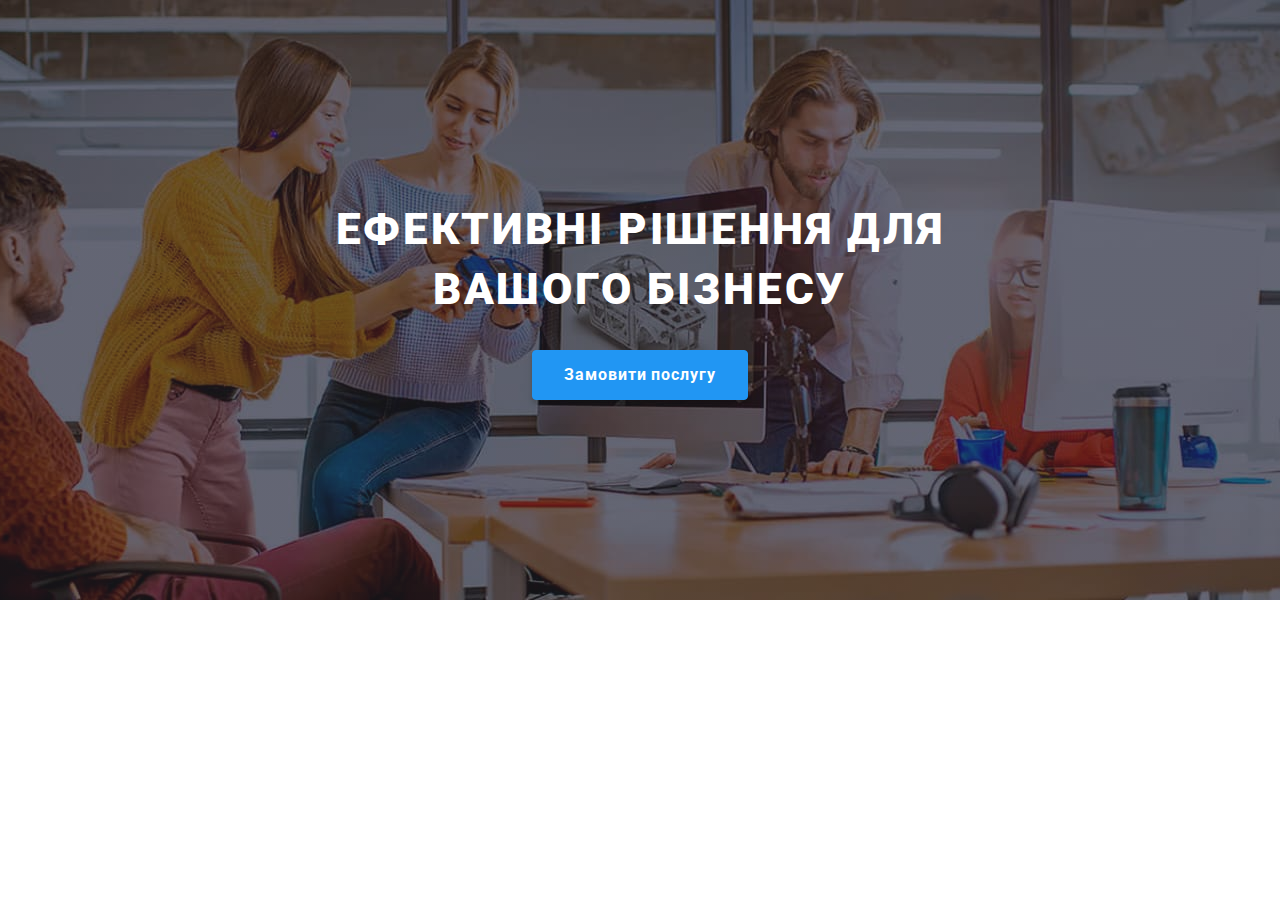
<file: index.html>
<!DOCTYPE html>
<html lang="uk">

<head>
  <meta charset="UTF-8" />
  <meta http-equiv="X-UA-Compatible" content="IE=edge" />
  <meta name="viewport" content="width=device-width, initial-scale=1.0" />
  <title>Document</title>
  <link rel="preconnect" href="https://fonts.googleapis.com" />
  <link rel="preconnect" href="https://fonts.gstatic.com" crossorigin />
  <link href="https://fonts.googleapis.com/css2?family=Raleway:wght@700&family=Roboto:wght@400;500;700;900&display=swap"
    rel="stylesheet" />
  <link rel="stylesheet" href="https://cdnjs.cloudflare.com/ajax/libs/modern-normalize/1.1.0/modern-normalize.min.css"
    integrity="sha512-wpPYUAdjBVSE4KJnH1VR1HeZfpl1ub8YT/NKx4PuQ5NmX2tKuGu6U/JRp5y+Y8XG2tV+wKQpNHVUX03MfMFn9Q=="
    crossorigin="anonymous" referrerpolicy="no-referrer" />
  <link rel="stylesheet" href="./css/main.min.css" />

</head>

<body>
  <header> 
  </header>

  <main>
    <!-- перша секцiя -->
    <section class="hero">
      <div class="container hero__container">
        <h1 class="hero__uptitle">
          Ефективні рішення для <br />
          вашого бізнесу
        </h1>
        <button class="hero__btn" type="button" data-modal-open>Замовити послугу</button>
      </div>
    </section> 
</main>

  <footer>
  </footer> 

  <div class="backdrop is-hidden" data-modal>
    <div class="franchise-modal">
      <button type="button" class="franchise-modal__close" data-modal-close>
        <svg class="modal-close-icon" width="20" height="20">
          <use href="./images/icons.svg#icon-close_modal"></use>
        </svg>
      </button>
      <h2 class="franchise-modal__title">Thank you for your interest in owning an Ice Cream shop</h2>
      <p class="franchise-modal__text">Due to the overwhelming volume of franchise requests we are not accepting new franchisee applications at this time. Once the application process resumes, we will contact you for further information. Please fill out the contact information below and we will reach out for additional information. We appreciate your patience.</p>

      <form class="franchise-modal__form">

          <input type="text" name="user-name" class="franchise-modal__input" placeholder="Name" required pattern="^[a-zA-Z]+\s[a-zA-Z]+$" title="Name Surname">
        
          <input type="tel" name="user-tel" class="franchise-modal__input" placeholder="Phone" required pattern="[\+]\d{3}\s[\(]\d{2}[\)]\s\d{3}[\-]\d{2}[\-]\d{2}" title="+380 (67) 111-11-11">
      
          <input type="email" name="user-email" class="franchise-modal__input" placeholder="Email">
      
          <textarea name="comment" id="comment" class="franchise-modal__comment" placeholder="Comment"></textarea>
        
        <button type="submit" class="franchise-modal__btn">Submit</button>
    </form>
  </div>
  <script src="./js/modal.js"></script>
  <script src="./js/menu.js"></script>
</body>

</html>
</file>
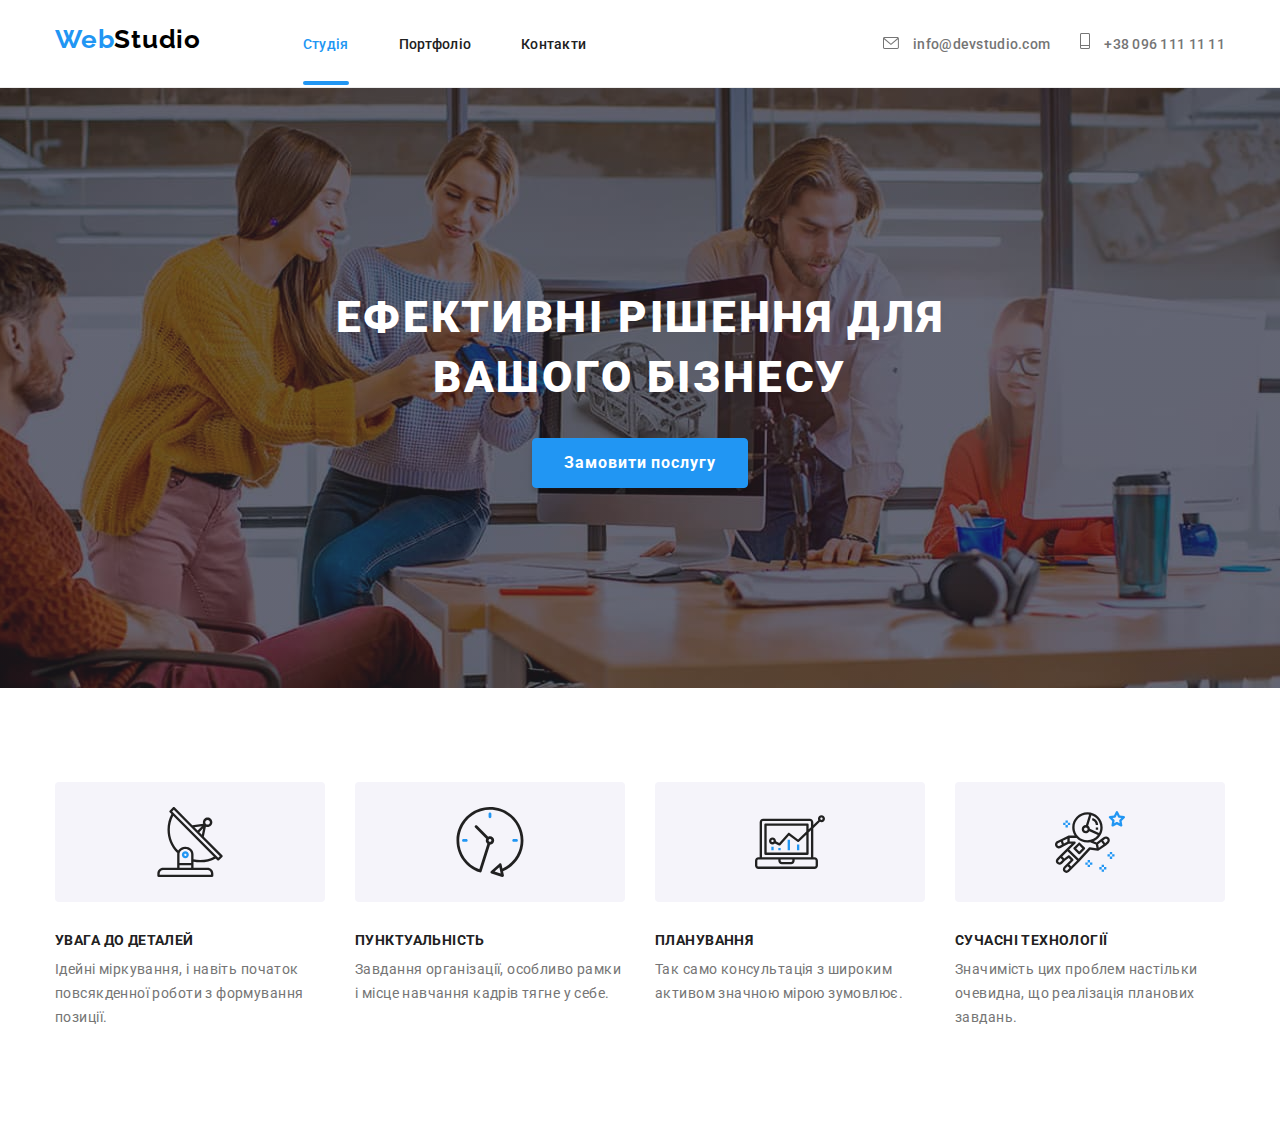
<file: modal.html>
<!DOCTYPE html>
<html lang="uk">
  <head>
    <meta charset="UTF-8" />
    <meta http-equiv="X-UA-Compatible" content="IE=edge" />
    <meta name="viewport" content="width=device-width, initial-scale=1.0" />
    <title>Document</title>
    <link rel="preconnect" href="https://fonts.googleapis.com" />
    <link rel="preconnect" href="https://fonts.gstatic.com" crossorigin />
    <link
      href="https://fonts.googleapis.com/css2?family=Raleway:wght@700&family=Roboto:wght@400;500;700;900&display=swap"
      rel="stylesheet"
    />
    <link
      rel="stylesheet"
      href="https://cdnjs.cloudflare.com/ajax/libs/modern-normalize/1.1.0/modern-normalize.min.css"
      integrity="sha512-wpPYUAdjBVSE4KJnH1VR1HeZfpl1ub8YT/NKx4PuQ5NmX2tKuGu6U/JRp5y+Y8XG2tV+wKQpNHVUX03MfMFn9Q=="
      crossorigin="anonymous"
      referrerpolicy="no-referrer"
    />
    <link rel="stylesheet" href="./css/styles.css" />
  </head>

  <body>
    <header class="page-header">
      <div class="container header__container">
        <a class="header-logo" href=""
          >Web<span class="header-logo-color">Studio</span></a
        >
        <nav class="nav">
          <ul class="header-nav">
            <li><a class="header-nav-link-accent" href="">Студія</a></li>
            <li>
              <a class="header-nav-link" href="./portfolio.html">Портфоліо</a>
            </li>
            <li><a class="header-nav-link" href="">Контакти</a></li>
          </ul>
        </nav>
        <ul class="contact">
          <li class="header-contact">
            <svg class="header-contact-icons" width="16" height="12">
              <use href="./images/icons.svg#icon-envelope-hover"></use>
            </svg>
            <a class="header-contact-link" href="mailto:info@devstudio.com"
              >info@devstudio.com
            </a>
          </li>
          <li class="header-contact">
            <svg class="header-contact-icons" width="10" height="16">
              <use href="./images/icons.svg#icon-Vector"></use>
            </svg>
            <a class="header-contact-link" href="tel:+380961111111"
              >+38 096 111 11 11
            </a>
          </li>
        </ul>
      </div>
    </header>

    <main>
      <!-- перша секцiя -->
      <section class="main">
        <div class="container">
          <h1 class="main-title">
            Ефективні рішення для <br />
            вашого бізнесу
          </h1>
          <button class="main-btn" type="button" data-modal-open>Замовити послугу</button>
        </div>
      </section>

      <!-- друга секцiя -->
      <section class="main-second">
        <div class="container">
          <h2 class="visually-hidden">Нашi переваги</h2>
          <ul class="advantage">
            <li class="advantage-list">
              <a class="advantage-list-link" href="#">
                <svg class="advantage-list-link-icon" width="70" height="70">
                  <use href="./images/icons.svg#icon-Vector2"></use>
                </svg>
              </a>
              <h3 class="advantage-title">УВАГА ДО ДЕТАЛЕЙ</h3>
              <p class="advantage-text">
                Ідейні міркування, і навіть початок повсякденної роботи з
                формування позиції.
              </p>
            </li>
            <li class="advantage-list">
              <a class="advantage-list-link" href="#">
                <svg class="advantage-list-link-icon" width="70" height="70">
                  <use href="./images/icons.svg#icon-clock"></use>
                </svg>
              </a>
              <h3 class="advantage-title">ПУНКТУАЛЬНІСТЬ</h3>
              <p class="advantage-text">
                Завдання організації, особливо рамки і місце навчання кадрів
                тягне у себе.
              </p>
            </li>
            <li class="advantage-list">
              <a class="advantage-list-link" href="#">
                <svg class="advantage-list-link-icon" width="70" height="70">
                  <use href="./images/icons.svg#icon-diagram"></use>
                </svg>
              </a>
              <h3 class="advantage-title">ПЛАНУВАННЯ</h3>
              <p class="advantage-text">
                Так само консультація з широким активом значною мірою зумовлює.
              </p>
            </li>
            <li class="advantage-list">
              <a class="advantage-list-link" href="#">
                <svg class="advantage-list-link-icon" width="70" height="70">
                  <use href="./images/icons.svg#icon-astronaut"></use>
                </svg>
              </a>
              <h3 class="advantage-title">СУЧАСНІ ТЕХНОЛОГІЇ</h3>
              <p class="advantage-text">
                Значимість цих проблем настільки очевидна, що реалізація
                планових завдань.
              </p>
            </li>
          </ul>
        </div>
      </section>
    <footer>
    </footer>
    <div class="backdrop is-hidden" data-modal>
      <div class="modal">
        <button type="button" class="modal-close" data-modal-close>
          <svg class="modal-close-icon" width="18" height="18">
            <use href="./images/icons.svg#icon-close_modal"></use>
          </svg>
        </button>
      </div>
    </div>
    <script src="./js/modal.js"></script>
  </body>
</html>
</file>
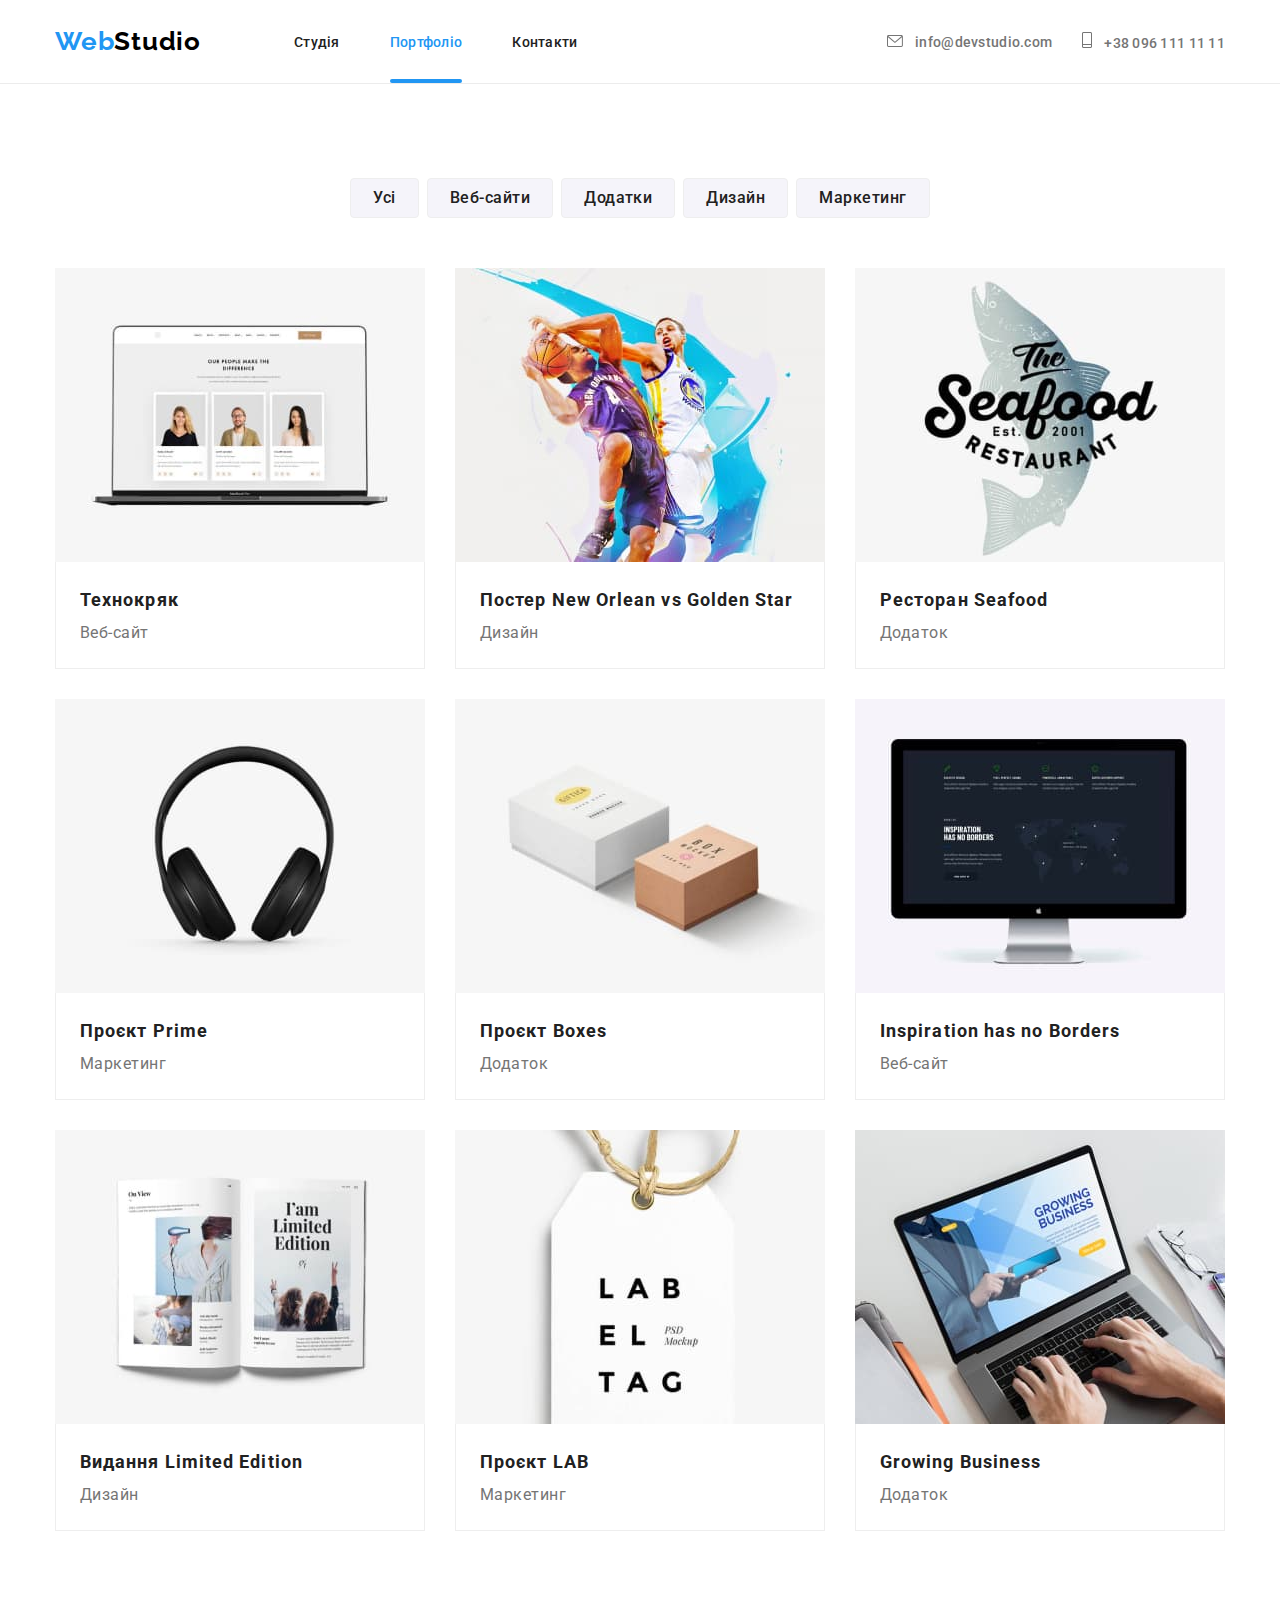
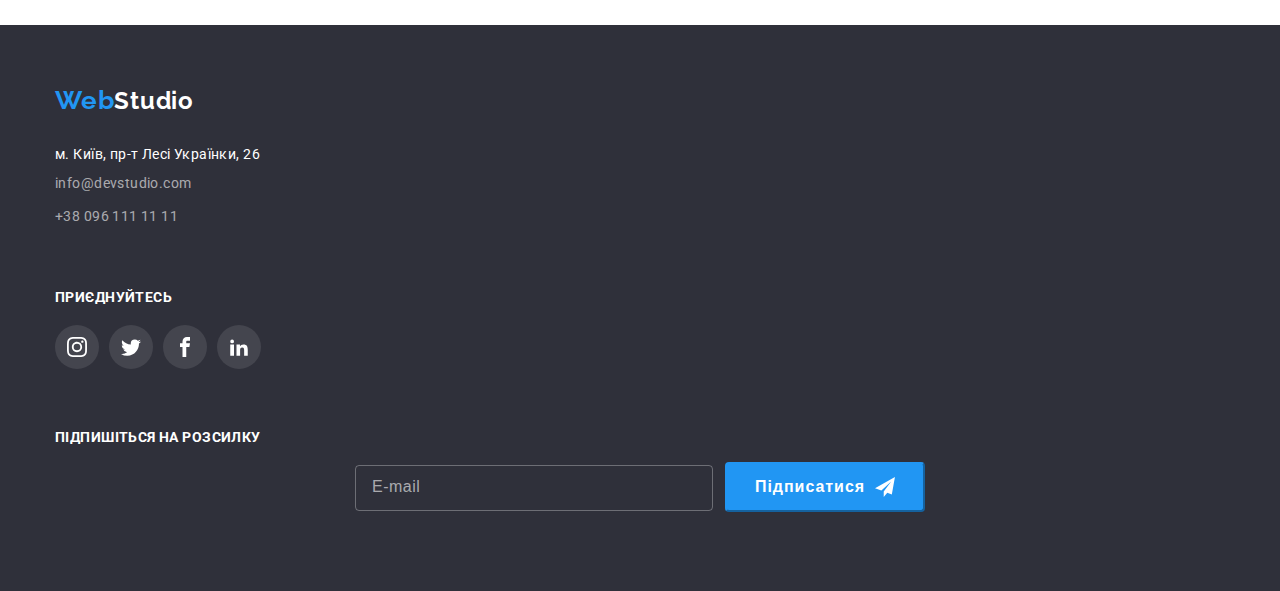
<file: portfolio.html>
<!DOCTYPE html>
<html lang="uk">

<head>
    <meta charset="UTF-8">
    <meta http-equiv="X-UA-Compatible" content="IE=edge">
    <meta name="viewport" content="width=device-width, initial-scale=1.0">
    <title>portfolio</title>
    <link rel="preconnect" href="https://fonts.googleapis.com">
    <link rel="preconnect" href="https://fonts.gstatic.com" crossorigin>
    <link href="https://fonts.googleapis.com/css2?family=Raleway:wght@700&family=Roboto:wght@400;500;700;900&display=swap" rel="stylesheet">
    <link rel="stylesheet" href="https://cdnjs.cloudflare.com/ajax/libs/modern-normalize/1.1.0/modern-normalize.min.css" 
    integrity="sha512-wpPYUAdjBVSE4KJnH1VR1HeZfpl1ub8YT/NKx4PuQ5NmX2tKuGu6U/JRp5y+Y8XG2tV+wKQpNHVUX03MfMFn9Q==" 
    crossorigin="anonymous" 
    referrerpolicy="no-referrer" 
    /> 
    <link rel="stylesheet" href="./css/main.min.css">

</head>

<body>
    <header class="header">
        <div class="container header__container">
        <a class="logo header__logo" href="">Web<span class="header__logo_color">Studio</span></a>
        <nav class="navigation header__navigation">
            <ul class="menu">
                <li class="menu__item"><a class="menu__link" href="./index.html">Студія</a></li>
                <li class="menu__accent"><a class="menu__link_accent" href="">Портфоліо</a></li>
                <li class="menu__item"><a class="menu__link" href="">Контакти</a></li>
              </ul>
            </nav>
            <ul class="contact">
              <li class="contact__list">
                <svg class="contact__icons" width="16" height="12">
                  <use href="./images/icons.svg#icon-envelope-hover"></use>
                </svg>
                <a class="contact__link" href="mailto:info@devstudio.com"
                  >info@devstudio.com
                </a>
              </li>
              <li class="contact__list">
                <svg class="contact__icons" width="10" height="16">
                  <use href="./images/icons.svg#icon-Vector"></use>
                </svg>
                <a class="contact__link" href="tel:+380961111111"
                  >+38 096 111 11 11
                </a>
              </li>
            </ul>
    </div>
    </header>
    
    <main>
        <section class="portfolio">
            <div class="container">
            <h1 class="visually-hidden">Нашi роботи</h1>
            <ul class="portfolio-btn">
                <li class="portfolio-btn-filter"><button class="main-btn-portfolio" type="button">Усі</button></li>
                <li class="portfolio-btn-filter"><button class="main-btn-portfolio" type="button">Веб-сайти</button></li>
                <li class="portfolio-btn-filter"><button class="main-btn-portfolio" type="button">Додатки</button></li>
                <li class="portfolio-btn-filter"><button class="main-btn-portfolio" type="button">Дизайн</button></li>
                <li class="portfolio-btn-filter"><button class="main-btn-portfolio" type="button">Маркетинг</button></li>
            </ul>
            <ul class="portfolio-work">
                <li class="card">
                    <a class="projects" href="">
                    <div class="portfolio-wrap">
                    <img class="portfolio-img" width="370" height="294" src="./images/projects/tehno.jpg" alt="Технокряк">
                    <p class="portfolio-text">Ресурс пропонує комплексні пропозиції з різним рівнем функціоналу та сервісів. Все це дозволить відвідувачу отримати вичерпні відомості про компанію чи приватну особу.</p>
                    </div>
                    <div class="card-wrapper">
                    <h2 class="main-work-tema">Технокряк</h2>
                    <p class="main-work-text">Веб-сайт</p>
                    </div>
                    </a>
                </li>
                <li class="card">
                    <a class="projects" href="">
                    <div class="portfolio-wrap">
                    <img class="portfolio-img" width="370" height="294" src="./images/projects/poster.jpg" alt="Постер">
                    <p class="portfolio-text">Ресурс пропонує комплексні пропозиції з різним рівнем функціоналу та сервісів. Все це дозволить відвідувачу отримати вичерпні відомості про компанію чи приватну особу.</p>
                    </div>
                    <div class="card-wrapper">
                    <h2 class="main-work-tema">Постер New Orlean vs Golden Star</h2>
                    <p class="main-work-text">Дизайн</p>
                    </div>
                    </a>
                </li>
                <li class="card">
                    <a class="projects" href="">
                      <div class="portfolio-wrap">
                      <img class="portfolio-img" width="370" height="294" src="./images/projects/seafood.jpg" alt="Риба">
                      <p class="portfolio-text">Ресурс пропонує комплексні пропозиції з різним рівнем функціоналу та сервісів. Все це дозволить відвідувачу отримати вичерпні відомості про компанію чи приватну особу.</p>
                    </div>
                    <div class="card-wrapper">
                    <h2 class="main-work-tema">Ресторан Seafood</h2>
                    <p class="main-work-text">Додаток</p>
                    </div>
                    </a>
                </li>
                <li class="card">
                    <a class="projects" href="">
                    <div class="portfolio-wrap">
                      <img class="portfolio-img" width="370" height="294" src="./images/projects/prime.jpg" alt="Просто">
                      <p class="portfolio-text">Ресурс пропонує комплексні пропозиції з різним рівнем функціоналу та сервісів. Все це дозволить відвідувачу отримати вичерпні відомості про компанію чи приватну особу.</p>
                    </div>
                    <div class="card-wrapper">
                    <h2 class="main-work-tema">Проєкт Prime</h2>
                    <p class="main-work-text">Маркетинг</p>
                    </div>
                    </a>
                </li>
                <li class="card">
                    <a class="projects" href="">
                    <div class="portfolio-wrap">
                      <img class="portfolio-img" width="370" height="294" src="./images/projects/boxes.jpg" alt="Коробка">
                      <p class="portfolio-text">Ресурс пропонує комплексні пропозиції з різним рівнем функціоналу та сервісів. Все це дозволить відвідувачу отримати вичерпні відомості про компанію чи приватну особу.</p>
                    </div>
                    <div class="card-wrapper">
                    <h2 class="main-work-tema">Проєкт Boxes</h2>
                    <p class="main-work-text">Додаток</p>
                    </div>
                    </a>
                </li>
                <li class="card">
                    <a class="projects" href="">
                    <div class="portfolio-wrap">
                      <img class="portfolio-img" width="370" height="294" src="./images/projects/borders.jpg" alt="Кордон">
                    <p class="portfolio-text">Ресурс пропонує комплексні пропозиції з різним рівнем функціоналу та сервісів. Все це дозволить відвідувачу отримати вичерпні відомості про компанію чи приватну особу.</p>
                    </div>
                    <div class="card-wrapper">
                    <h2 class="main-work-tema">Inspiration has no Borders</h2>
                    <p class="main-work-text">Веб-сайт</p>
                    </div>
                    </a>
                </li>
                <li class="card">
                    <a class="projects" href="">
                    <div class="portfolio-wrap">
                      <img class="portfolio-img" width="370" height="294" src="./images/projects/edition.jpg" alt="Видання">
                      <p class="portfolio-text">Ресурс пропонує комплексні пропозиції з різним рівнем функціоналу та сервісів. Все це дозволить відвідувачу отримати вичерпні відомості про компанію чи приватну особу.</p>
                    </div>
                    <div class="card-wrapper">
                    <h2 class="main-work-tema">Видання Limited Edition</h2>
                    <p class="main-work-text">Дизайн</p>
                    </div>
                    </a>
                </li>
                <li class="card">
                    <a class="projects" href="">
                    <div class="portfolio-wrap">
                      <img class="portfolio-img" width="370" height="294" src="./images/projects/label.jpg" alt="Етикетка">
                      <p class="portfolio-text">Ресурс пропонує комплексні пропозиції з різним рівнем функціоналу та сервісів. Все це дозволить відвідувачу отримати вичерпні відомості про компанію чи приватну особу.</p>
                    </div>
                    <div class="card-wrapper">
                    <h2 class="main-work-tema">Проєкт LAB</h2>
                    <p class="main-work-text">Маркетинг</p>
                    </div>
                    </a>
                </li>
                <li class="card">
                    <a class="projects" href="">
                    <div class="portfolio-wrap">
                      <img class="portfolio-img" width="370" height="294" src="./images/projects/business.jpg" alt="Бiзнес">
                    <p class="portfolio-text">Ресурс пропонує комплексні пропозиції з різним рівнем функціоналу та сервісів. Все це дозволить відвідувачу отримати вичерпні відомості про компанію чи приватну особу.</p>
                    </div>
                    <div class="card-wrapper">
                    <h2 class="main-work-tema">Growing Business</h2>
                    <p class="main-work-text">Додаток</p>
                    </div>
                </a>
                </li>
            </ul>
        </div>
        </section>
    </main>
    <footer class="footer">
      <div class="container">
        <div class="logo-and-address">
          <a class="footer-logo" href=""
            >Web<span class="footer-logo-color">Studio</span></a
          >
          <address>
            <ul class="footer-list">
              <li class="footer-list-list">
                <a
                  class="footer-address"
                  href="https://www.google.de/maps/place/%D0%B1%D1%83%D0%BB.+%D0%9B%D0%B5%D1%81%D0%B8+%D0%A3%D0%BA%D1%80%D0%B0%D0%B8%D0%BD%D0%BA%D0%B8,+26,+%D0%9A%D0%B8%D0%B5%D0%B2,+%D0%A3%D0%BA%D1%80%D0%B0%D0%B8%D0%BD%D0%B0,+02000/@50.4265841,30.5361971,17z/data=!3m1!4b1!4m5!3m4!1s0x40d4cf0e033ecbe9:0x57a4dffefec77da0!8m2!3d50.4265807!4d30.5383858?hl=ru"
                  >м. Київ, пр-т Лесі Українки, 26</a
                >
              </li>
              <li class="footer-list-list">
                <a class="footer-contact" href="mailto:info@devstudio.com"
                  >info@devstudio.com</a
                >
              </li>
              <li class="footer-list-tel">
                <a class="footer-contact" href="tel:+380961111111"
                  >+38 096 111 11 11</a
                >
              </li>
            </ul>
          </address>
        </div>

        <div class="footer-icons">
          <span class="footer-icons-title">ПРИЄДНУЙТЕСЬ</span>
          <ul class="footer-soc">
            <li class="footer-soc-list">
              <a class="footer-soc-list-link" href="#">
                <svg class="footer-soc-list-link-icon" width="20" height="20">
                  <use href="./images/icons.svg#icon-instagram"></use>
                </svg>
              </a>
            </li>
            <li class="footer-soc-list">
              <a class="footer-soc-list-link" href="#">
                <svg class="footer-soc-list-link-icon" width="20" height="20">
                  <use href="./images/icons.svg#icon-twitter"></use>
                </svg>
              </a>
            </li>
            <li class="footer-soc-list">
              <a class="footer-soc-list-link" href="#">
                <svg class="footer-soc-list-link-icon" width="20" height="20">
                  <use href="./images/icons.svg#icon-facebook"></use>
                </svg>
              </a>
            </li>
            <li class="footer-soc-list">
              <a class="footer-soc-list-link" href="#">
                <svg class="footer-soc-list-link-icon" width="20" height="20">
                  <use href="./images/icons.svg#icon-linkedin2"></use>
                </svg>
              </a>
            </li>
          </ul>
        </div>  
        
        <div class="footer-subscriptione">
          <p class="footer-subscriptione-title">ПІДПИШІТЬСЯ НА РОЗСИЛКУ</p>
            <form class="footer-subscriptione-wrapper">
              <input type="email" name="my-email" class="footer-input" placeholder="E-mail"> 
              <button type="submit" class="subscriptione-btm">Підписатися<svg class="subscriptione-icon" width="24" height="24">
                <use 
                href="./images/icons.svg#icon-telegram"></use>
              </svg> </button>
            </form>
        </div>
        
      </div>
    </footer>
</body>

</html>
</file>
<file: css/styles.css>
:root {
--color-change: #2196F3;
--color-title: #212121;
--color-text: #757575;
--color-background: #F5F5F5;
--color-background-footer: #2F303A;
--color-white: #FFFFFF;
--color-logo-second: #000000;
--color-background-team: #F5F4FA;
--color-border: #EEEEEE;
--color-border-header: #ECECEC;
--color-main: #2F303A66;
--color-icons: #AFB1B8;

}
h1,
h2,
h3,
h4,
h5,
h6,
p {
margin: 0;
}

ul {
list-style: none;
margin: 0;
padding: 0;
}

*{
margin: 0;
padding: 0;
list-style: 0;
box-sizing: border-box;
}

*  {
box-sizing: border-box;
}

body{
font-family: 'Roboto', sans-serif;
color: var(--color-background);
}

.ul {
list-style: none;
}

.container {
width: 1200px;
padding-left: 15px;
padding-right: 15px;
margin: 0 auto;
}

.button {
cursor: pointer;
}

.page-header a {
text-decoration: none;
padding-top: 32x;
padding-bottom: 32px;
position: relative;
}

.page-header {
background-color: var(--color-white);
border-bottom: 1px solid var(--color-border-header);
}

.header-logo {
font-family: 'Raleway', sans-serif;
font-weight: 700;
font-size: 26px;
line-height: 1.1923;
letter-spacing: 0.03em;
color: var(--color-change);
margin-right: 93px;
padding-top: 24px;
padding-bottom: 25px;
}

.header-logo-color {
font-family: 'Raleway', sans-serif;
font-weight: 700;
font-size: 26px;
line-height: 1.1923;
letter-spacing: 0.03em;
color: var(--color-logo-second);
}

.nav {
padding: 32px 0;
}

.header-nav {
list-style: none;
display: flex;
gap: 50px;
margin-right: 288px;
}

.contact {
display: flex;
align-items: center;
justify-content: center;
gap: 30px;
}

.header-contact-icons {
fill: var(--color-text);
margin-right: 10px;
transition: fill 250ms cubic-bezier(0.4, 0, 0.2, 1);
}

.header-contact:hover .header-contact-icons, 
.header-contact:focus .header-contact-icons {    
fill: var(--color-change);
}

.header-nav-link {
font-weight: 500;
font-size: 14px;
line-height: 1.1428;
letter-spacing: 0.02em;
color: var(--color-title);
transition: color 250ms cubic-bezier(0.4, 0, 0.2, 1);
}

.header-nav-link-accent {
font-weight: 500;
font-size: 14px;
line-height: 1.1428;
letter-spacing: 0.02em;
color: var(--color-change);
}

.header-accent {
position: relative;
}

.header-nav-link-accent::after {
content: "";
position: absolute;
width: 100%;
height: 4px;
background-color: var(--color-change);
border-radius: 2px;
display: inline-block;
bottom: -1px;
left: 0;
}

.header-nav-link:active,
.header-nav-link:hover,
.header-nav-link:focus,
.main-btn,
.main-btn-portfolio {
color: var(--color-change);
}

.header-contact-link {
font-weight: 500;
font-size: 14px;
line-height: 1.1428;
letter-spacing: 0.02em;
color: var(--color-text);
gap: 30px;
transition: color 250ms cubic-bezier(0.4, 0, 0.2, 1);
}

.header-contact-link:hover,
.header-contact-link:focus {
color: var(--color-change);
}

.page-header .container {
display: flex;
align-items: center;
justify-content: space-between;
}

.main {
max-width: 1600px;    
height: 600px;
background-image: linear-gradient(
rgba(47, 48, 58, 0.4),
rgba(47, 48, 58, 0.4)), 
url(../images/people.jpg);
background-color: var(--color-background-footer);
background-repeat: no-repeat;
background-position: center;
background-size: cover;
padding-top: 200px;
padding-bottom: 200px;
text-align: center;
}

.main-title {
font-weight: 900;
font-size: 44px;
line-height: 1.3636;
text-align: center;
letter-spacing: 0.06em;
text-transform: uppercase;
color: var(--color-white);
margin-bottom: 30px;
}

.main-btn {
font-family: inherit;
cursor: pointer;
width: 216px;
height: 50px;
background: var(--color-change);
box-shadow: 0px 4px 4px rgba(0, 0, 0, 0.15);
border-radius: 4px;
border: 1px solid var(--color-change);
font-weight: 700;
font-size: 16px;
line-height: 1.875;
display: flex;
align-items: center;
justify-content: center;
text-align: center;
letter-spacing: 0.06em;
color: var(--color-white);
margin: 0 auto;
transition: background-color 250ms cubic-bezier(0.4, 0, 0.2, 1), box-shadow 250ms cubic-bezier(0.4, 0, 0.2, 1);
}

.main-btn:hover,
.main-btn:focus {
    background-color: #188CE8;
    box-shadow: 0px 4px 4px rgba(0, 0, 0, 0.15);
}

.projects {
display: block;
text-decoration: none;
transition: box-shadow 250ms cubic-bezier(0.4, 0, 0.2, 1);
}

.projects:hover,
.projects:focus {
box-shadow: 0px 1px 1px rgba(0, 0, 0, 0.12), 0px 4px 4px rgba(0, 0, 0, 0.06), 1px 4px 6px rgba(0, 0, 0, 0.16);
}

.main-second {
padding-top: 94px;
padding-bottom: 94px;
}
.advantage {
display: flex;
justify-content: center;
gap: 30px;
}
.advantage-list {
flex-basis: calc((100% - 90px) / 4);
}

.advantage-list-link {
display: flex;
width: 270px;
height: 120px;
align-items: center;
justify-content: center;
background-color: var(--color-background-team);
border-radius: 4px;
background-position: center;
background-size: contain;
background-repeat: no-repeat;
margin-bottom: 30px;
}

.advantage-title {
font-size: 14px;
line-height: 1.1428;
letter-spacing: 0.03em;
text-transform: uppercase;
color: var(--color-title);
margin-bottom: 10px;
}
.advantage-text {
font-size: 14px;
line-height: 1.7142;
letter-spacing: 0.03em;
color: var(--color-text);
}
.main-third {
padding-top: 0px;
padding-bottom: 94px;
}
.main-img {
display: flex;
justify-content: center;
gap: 30px;
}
.main-work-title {
font-size: 36px;
line-height: 1.1666;
text-align: center;
letter-spacing: 0.03em;
color: var(--color-title);
margin-bottom: 50px;
}

.main-work-wrap {
    position: relative;
}

.main-third-work-text {
position: absolute;
display: flex;
bottom: 4px;
width: 100%;
height: 70px;
font-size: 14px;
line-height: 1.1428;
align-items: center;
justify-content: center;
letter-spacing: 0.03em;
text-transform: uppercase;
color: var(--color-white);
background-color: rgba(47, 48, 58, 0.8);
}

.main-fourth {
padding-top: 94px;
padding-bottom: 94px;
background-color: var(--color-background-team);
}
.main-team {
display: flex;
justify-content: center;
gap: 30px;  
}
.main-team-title {
font-size: 36px;
line-height: 1.1666;
text-align: center;
letter-spacing: 0.03em;
color: var(--color-title);
margin-bottom: 50px;
}
.main-team-img {
display: block;
}
.main-team-list {
font-weight: 500;
font-size: 16px;
line-height: 1.1875;
text-align: center;
letter-spacing: 0.03em;
color: var(--color-title);
margin-bottom: 10px;
}
.main-team-text {
font-size: 16px;
line-height: 1.1875;
text-align: center;
letter-spacing: 0.03em;
color: var(--color-text);
margin-bottom: 16px;
}

.soc {
display: flex;
justify-content: center;
gap: 10px;
}

.soc-list {
width: 44px;
height: 44px;
}

.soc-list-link {
width: 100%;
height: 100%;
background-color: var(--color-white);
border-radius: 50%;
display: flex;
align-items: center;
justify-content: center;
transition: background-color 250ms cubic-bezier(0.4, 0, 0.2, 1), color 250ms cubic-bezier(0.4, 0, 0.2, 1);
}

.soc-list-link:hover,
.soc-list-link:focus {
background-color: var(--color-change);
}
.soc-list-link:hover .soc-list-link-icon,
.soc-list-link:focus .soc-list-link-icon {
fill: var(--color-white); 
}

.soc-list-link-icon {
fill: var(--color-icons);
transition: fill 250ms cubic-bezier(0.4, 0, 0.2, 1);
}

.card-wrapper-main {
padding-top: 20px;
padding-right: 24px;
padding-bottom: 20px;
padding-left: 24px;
background-color: var(--color-white);
border: 1px solid;
border-color: var(--color-border); 
border-top: none;  
}
.main-work-tema {
font-size: 18px;
line-height: 2;
letter-spacing: 0.06em;
color: var(--color-title);
}
.main-work-text {
font-size: 16px;
line-height: 1.875;
letter-spacing: 0.03em;
color: var(--color-text);
}

.team-card {
box-shadow: 0px 1px 3px rgba(0, 0, 0, 0.12), 0px 1px 1px rgba(0, 0, 0, 0.14), 0px 2px 1px rgba(0, 0, 0, 0.2);
border-radius: 0px 0px 4px 4px;
}

.main-fifth {
padding-top: 94px;
padding-bottom: 94px;
background-color: var();
}
.klient {
display: flex;
justify-content: center;
gap: 30px;  
}

.klient-list {
width: 170px;
height: 92px;
}

.klient-title {
font-size: 36px;
line-height: 1.1666;
text-align: center;
letter-spacing: 0.03em;
color: var(--color-title);
margin-bottom: 50px;
}

.klient-list-link {
display: flex;
align-items: center;
justify-content: center;
width: 100%;
height: 100%;
fill: var(--color-icons);
border: 1px solid;
border-color: var(--color-icons);
border-radius: 4px;
transition: border 250ms cubic-bezier(0.4, 0, 0.2, 1), fill 250ms cubic-bezier(0.4, 0, 0.2, 1);
}

.klient-list-link:hover,
.klient-list-link:focus {
border-color: var(--color-change);
fill: var(--color-change);
}

.klient-list-link-icon:hover,
.klient-list-link-icon:focus {
border-color: var(--color-change);
fill: var(--color-change);
}

.portfolio {
padding-top: 94px;
padding-bottom: 94px;
background-color: var(--color-white);
}
.visually-hidden { 
position: absolute; 
width: 1px; 
height: 1px; 
margin: -1px; 
border: 0; 
padding: 0; 
white-space: nowrap; 
clip-path: inset(100%); 
clip: rect(0 0 0 0); 
overflow: hidden; 
}
.portfolio-btn {
list-style: none;
display: flex;
justify-content: center;
align-items: center;
gap: 8px;
margin-bottom: 50px;
transition: box-shadow 250ms cubic-bezier(0.4, 0, 0.2, 1);
}
.main-btn-portfolio {
cursor: pointer;
font-family: inherit;
font-weight: 500;
font-size: 16px;
line-height: 1.625;
text-align: center;
letter-spacing: 0.03em;
color: var(--color-title);
border: 1px solid;
border-color: var(--color-border); 
background-color: var(--color-background-team);
border-radius: 4px;
padding: 6px 22px;
transition: color 250ms cubic-bezier(0.4, 0, 0.2, 1), background-color 250ms cubic-bezier(0.4, 0, 0.2, 1), border-color 250ms cubic-bezier(0.4, 0, 0.2, 1);
}

.main-btn-portfolio:hover,
.main-btn-portfolio:focus { 
color: var(--color-white);
background-color: var(--color-change);
border-color: var(--color-change);
box-shadow: 0px 3px 1px rgba(0, 0, 0, 0.1), 0px 1px 2px rgba(0, 0, 0, 0.08), 0px 2px 2px rgba(0, 0, 0, 0.12);
}
.portfolio-img {
display: block;
}

.portfolio-work {
display: flex;
justify-content: center;
flex-wrap: wrap;
gap: 30px;  
}

.card {
position: relative;
}

.projects:hover .portfolio-text,
.projects:focus .portfolio-text {
transform: translateY(0);
}

.card-wrapper {
padding-top: 20px;
padding-right: 24px;
padding-bottom: 20px;
padding-left: 24px;
background-color: var(--color-white);
border: 1px solid;
border-color: var(--color-border);
border-top: none;
}

.portfolio-wrap {
position: relative;
overflow: hidden;
}

.portfolio-text {
position: absolute;
top: 0;
background-color: rgba(33, 150, 243, 0.9);
color: var(--color-white);
font-weight: 400;
font-size: 18px;
line-height: 1.5556;
padding: 63px 24px;
height: 100%;
transform: translateY(100%);
transition: transform 250ms cubic-bezier(0.4, 0, 0.2, 1);
}

.footer {
background-color: var(--color-background-footer);
padding-top: 60px;
padding-bottom: 60px;
}
.footer a{
text-decoration: none;
}

.footer .container {
display: flex;
flex-wrap: wrap;
align-items: baseline;
justify-content: space-between;
}

.footer-list {
display: flex;
flex-wrap: wrap;
flex-direction: column;
}
.footer-list-list {
margin-bottom: 9px;
}
.footer-logo {
font-family: 'Raleway', sans-serif;
font-weight: 700;
font-size: 26px;
line-height: 1.1923;
letter-spacing: 0.03em;
color: var(--color-change);
margin-bottom: 20px;
}

.footer-logo-color {
font-family: 'Raleway', sans-serif;
font-weight: 700;
font-size: 26px;
line-height: 1.1923;
letter-spacing: 0.03em;
color: var(--color-white);
}
.footer-address {
font-style: normal;
font-size: 14px;
line-height: 1.7142;
letter-spacing: 0.03em;
color: var(--color-white);
margin-bottom: 9px;
transition: color 250ms cubic-bezier(0.4, 0, 0.2, 1)
}
.footer-contact {
font-style: normal;
font-size: 14px;
line-height: 1.7142;
letter-spacing: 0.03em;
color: rgba(255, 255, 255, 0.6);
margin-bottom: 9px;
transition: color 250ms cubic-bezier(0.4, 0, 0.2, 1);
}
.footer-contact:hover,
.footer-contact:focus,
.footer-address:hover,
.footer-address:focus {
color: var(--color-change);
}

.logo-and-address {
display: flex; 
flex-direction: column;
align-items: baseline;
width: 231px;
}

.footer-icons {
display: flex; 
flex-direction: column;
align-items: baseline;
width: 206px;
}

.footer-soc {
display: flex;
justify-content: center;
gap: 10px;
}

.footer-icons-title {
font-style: normal;
font-weight: 700;
font-size: 14px;
line-height: 1.1428;
letter-spacing: 0.03em;
text-transform: uppercase;
color: var(--color-white);
margin-bottom: 20px;
}

.footer-soc-list {
width: 44px;
height: 44px;
}

.footer-soc-list-link {
width: 100%;
height: 100%;
background: rgba(255, 255, 255, 0.1);
border-radius: 50%;
display: flex;
align-items: center;
justify-content: center;
transition: background-color 250ms cubic-bezier(0.4, 0, 0.2, 1);
}

.footer-soc-list-link:hover,
.footer-soc-list-link:focus {
background-color: var(--color-change);
}

.footer-soc-list-link-icon {
fill: var(--color-white);
}

.footer-subscriptione-title {
font-weight: 700;
font-size: 14px;
line-height: 1.1428;
letter-spacing: 0.03em;
text-transform: uppercase;
color: var(--color-white);
margin-bottom: 20px;
}

.footer-subscriptione-wrapper {
display: flex;
align-items: center;
justify-content: center;
gap: 12px;
}

.footer-input {
width: 358px;
height: 50px;
border-radius: 4px;
border: 1px solid rgba(255, 255, 255, 0.3);
background-color: transparent;
font-size: 12px;
line-height: 1.1667;
letter-spacing: 0.01em;
color: var(--color-white);
padding-top: 15px;
padding-bottom: 15px;
padding-left: 16px;
cursor: pointer;
outline: transparent;
transition: border-color 250px cubic-bezier(0.4, 0, 0.2, 1);
} 

.footer-input:focus {
    border-color: var(--color-change);
}

.footer-input::placeholder {
font-weight: 400;
font-size: 16px;
line-height: 1.25;
letter-spacing: 0.03em;
color: rgba(255, 255, 255, 0.6);
}

.subscriptione-btm {
    display: flex;
    cursor: pointer;
    align-items: center;
    justify-content: center;
    width: 200px;
    height: 50px;
    font-weight: 700;
    font-size: 16px;
    line-height: 1.875;
    letter-spacing: 0.06em;
    color: var(--color-white);
    background-color: var(--color-change);
    border-radius: 4px;
    border-color: var(--color-change);
    padding: 10px 28px;
    transition: background-color 250ms cubic-bezier(0.4, 0, 0.2, 1), box-shadow 250ms cubic-bezier(0.4, 0, 0.2, 1);
}

.subscriptione-btm:hover,
.subscriptione-btm:focus {
background-color: #188CE8; 
box-shadow: 0px 4px 4px rgba(0, 0, 0, 0.15);
}

.subscriptione-icon {
fill: var(--color-white);
margin-left: 10px;
}

.backdrop {
position: fixed;
top: 0;
width: 100%;
height: 100%;
background-color: rgba(0, 0, 0, 0.2);
transition: opacity 250ms cubic-bezier(0.4, 0, 0.2, 1), visibility 250ms cubic-bezier(0.4, 0, 0.2, 1);
}

.modal {
position: absolute;
width: 528px;
background-color: var(--color-white);
border-radius: 4px;
top: 50%;
left: 50%;
transform: translate(-50%, -50%) scale(1);
transition: transform 250ms cubic-bezier(0.4, 0, 0.2, 1);
padding: 40px;
}

.modal-form {
display: flex;
flex-direction: column;
}

.modal-form label {
margin-bottom: 4px;
}

.backdrop.is-hidden .modal {
transform: translate(-50%, -50%) scale(0);
}

.modal-close {
position: absolute;
top: 8px;
right: 8px;
width: 30px;
height: 30px;
border: 1px solid rgba(0, 0, 0, 0.1);
border-radius: 50%;
background-color: transparent;
display: flex;
align-items: center;
justify-content: center;
cursor: pointer;
transition: fill 250ms cubic-bezier(0.4, 0, 0.2, 1);
}

.modal-close:hover,
.modal-close:focus {
fill: var(--color-change);
} 

.is-hidden {
opacity: 0;
visibility: hidden;
pointer-events: none;
}

.input-wrapper {
position: relative;
margin-bottom: 10px;
}

.modal-title {
font-weight: 700;
font-size: 20px;
line-height: 1.15;
text-align: center;
letter-spacing: 0.03em;
color: var(--color-title);
margin-bottom: 12px;
}

.modal-input {
width: 100%;
height: 40px;
border-radius: 4px;
border: 1px solid rgba(33, 33, 33, 0.2);
background-color: transparent;
font-size: 12px;
line-height: 1.1667;
letter-spacing: 0.01em;
color: var(--color-logo-second);
padding-top: 11px;
padding-bottom: 11px;
padding-left: 42px;
margin-top: 4px;
cursor: pointer;
outline: transparent;
transition: border-color 250ms cubic-bezier(0.4, 0, 0.2, 1), fill 250ms cubic-bezier(0.4, 0, 0.2, 1);
} 

.modal-input:focus,
.comment-text:focus {
border-color: var(--color-change);
}

.modal-input:focus + .modal-icon {
fill: #2196F3;
}

textarea {
resize: none;
padding: 12px 16px;
outline: transparent;
margin-top: 4px;
}

.comment-text {
font-size: 12px;
line-height: 1.1667;
letter-spacing: 0.01em;
color: var(--color-logo-second);
width: 100%;
height: 120px;
border: 1px solid rgba(33, 33, 33, 0.2);
border-radius: 4px;
background-color: transparent;
}

.comment-text::placeholder {
font-weight: 400;
font-size: 12px;
line-height: 1.1667;
letter-spacing: 0.01em;
color: rgba(117, 117, 117, 0.5);
}

.modal-icon {
position: absolute;
left: 0;
top: 50%;
transform: translateY(-50%);
margin: 11px 12px;
}

.label {
font-weight: 400;
font-size: 12px;
line-height: 1.1667;
letter-spacing: 0.01em;
color: var(--color-text);
}

.modal-field {
    margin-bottom: 30px;
}

.modal-check {
    position: absolute;
}

.check-text {
font-size: 14px;
line-height: 1.7143;
letter-spacing: 0.03em;
color: var(--color-text);
display: flex;
align-items: center;
margin-bottom: 30px;
}

.check-text span {
width: 16px;
height: 15px;
border: 2px solid var(--color-title);
border-radius: 2px;
margin-left: 12px;
margin-right: 14px;
display: flex;
align-items: center;
justify-content: center;
fill: transparent;

}

.check-link {
display: block;
font-size: 14px;
line-height: 1.7143;
letter-spacing: 0.03em;
color: var(--color-change);
margin-left: 4px;
}

.modal-check:checked + .check-text span {
background-color: #2196F3;
border: none;
fill: var(--color-white);
}

.send-btm {
display: flex;
cursor: pointer;
align-items: center;
justify-content: center;
width: 200px;
height: 50px;
font-weight: 700;
font-size: 16px;
line-height: 1.875;
color: var(--color-white);
background-color: var(--color-change);
border-radius: 4px;
border-color: var(--color-change);
margin-right: 124px;
margin-left: 124px;
transition: background-color 250ms cubic-bezier(0.4, 0, 0.2, 1), box-shadow 250ms cubic-bezier(0.4, 0, 0.2, 1);
}

.send-btm:hover,
.send-btm:focus {
background-color: #188CE8;
box-shadow: 0px 4px 4px rgba(0, 0, 0, 0.15);
}

/*.check-text::before {
    content: "";
    width: 16px;
    height: 15px;
    border: 2px solid var(--color-change);
    border-radius: 2px;
    margin-right: 14px;
}

.modal-check:checked + .check-text::before {
    background-color: #2196F3;
    border: none;
    background-image: url(../images/vector.svg);
    background-position: center;
    background-repeat: no-repeat;
}/*
</file>
<file: css/main.min.css>
:root{--color-change: #2196F3;--color-title: #212121;--color-text: #757575;--color-background: #F5F5F5;--color-background-footer: #2F303A;--color-white: #FFFFFF;--color-logo-second: #000000;--color-background-team: #F5F4FA;--color-border: #EEEEEE;--color-border-header: #ECECEC;--color-main: #2F303A66;--color-icons: #AFB1B8;--gradient: linear-gradient( rgba(47, 48, 58, 0.4), rgba(47, 48, 58, 0.4))}.visually-hidden{position:absolute;width:1px;height:1px;margin:-1px;border:0;padding:0;white-space:nowrap;-webkit-clip-path:inset(100%);clip-path:inset(100%);clip:rect(0 0 0 0);overflow:hidden}h1,h2,h3,h4,h5,h6,p{margin:0}ul{list-style:none;margin:0;padding:0}*{margin:0;padding:0;list-style:0;-webkit-box-sizing:border-box;box-sizing:border-box}*{-webkit-box-sizing:border-box;box-sizing:border-box}body{font-family:"Roboto",sans-serif;color:var(--color-background)}.ul{list-style:none}.button{cursor:pointer}.no-scroll{overflow:hidden}.container{width:100%;padding-left:15px;padding-right:15px;margin:0 auto}@media screen and (min-width: 480px){.container{max-width:480px}}@media screen and (min-width: 768px){.container{max-width:768px}}@media screen and (min-width: 1200px){.container{max-width:1200px}}.backdrop{position:fixed;top:0;width:100%;height:100%;background-color:rgba(0,0,0,.2)}.is-hidden{opacity:0;visibility:hidden;pointer-events:none}.franchise-modal{position:absolute;max-width:280px;width:100%;height:674px;max-height:90vh;overflow-y:scroll;background-color:#fcfcfc;border-radius:10px;border:2px solid #f8d24e;top:50%;left:50%;-webkit-transform:translate(-50%, -50%) scale(1);transform:translate(-50%, -50%) scale(1);padding:28px 30px 28px 28px}@media screen and (min-width: 768px){.franchise-modal{max-width:568px;height:668px;padding:32px 60px}}@media screen and (max-width: 480px){.franchise-modal{max-width:280px}}.franchise-modal__form{display:-webkit-box;display:-ms-flexbox;display:flex;-webkit-box-orient:vertical;-webkit-box-direction:normal;-ms-flex-direction:column;flex-direction:column}.franchise-modal__close{position:absolute;top:12px;right:12px;width:20px;height:20px;border:rgba(0,0,0,0);background-color:rgba(0,0,0,0);display:-webkit-box;display:-ms-flexbox;display:flex;-webkit-box-align:center;-ms-flex-align:center;align-items:center;-webkit-box-pack:center;-ms-flex-pack:center;justify-content:center;cursor:pointer}.franchise-modal__title{font-weight:400;font-size:16px;line-height:1.5;text-align:center;color:#131313;margin-bottom:20px}@media screen and (min-width: 768px){.franchise-modal__title{font-size:20px;line-height:1.4;margin-bottom:24px}}.franchise-modal__text{font-weight:400;font-size:14px;line-height:1.4;color:#131313;margin-bottom:24px}@media screen and (min-width: 768px){.franchise-modal__text{font-size:16px;margin-bottom:32px}}.franchise-modal__input{max-width:224px;width:100%;height:32px;border-radius:10px;border:1px solid #84a178;background:rgba(248,210,78,.1);padding:8px 12px 7px 12px;cursor:pointer;margin:0 auto;margin-bottom:12px}.franchise-modal__input::-webkit-input-placeholder{font-weight:400;font-size:12px;line-height:1.4;color:#131313}.franchise-modal__input::-moz-placeholder{font-weight:400;font-size:12px;line-height:1.4;color:#131313}.franchise-modal__input:-ms-input-placeholder{font-weight:400;font-size:12px;line-height:1.4;color:#131313}.franchise-modal__input::-ms-input-placeholder{font-weight:400;font-size:12px;line-height:1.4;color:#131313}.franchise-modal__input::placeholder{font-weight:400;font-size:12px;line-height:1.4;color:#131313}@media screen and (min-width: 768px){.franchise-modal__input{max-width:368px;height:42px;margin-bottom:16px}}textarea{resize:none;padding:12px;outline:rgba(0,0,0,0)}.franchise-modal__comment{max-width:224px;width:100%;height:64px;font-size:12px;line-height:1.4;color:#131313;background:rgba(248,210,78,.1);border:1px solid #84a178;border-radius:10px;margin:0 auto;margin-bottom:24px}@media screen and (min-width: 768px){.franchise-modal__comment{min-width:368px;height:84px;margin-bottom:32px}}.franchise-modal__comment::-webkit-input-placeholder{font-size:12px;line-height:1.4;color:#131313}.franchise-modal__comment::-moz-placeholder{font-size:12px;line-height:1.4;color:#131313}.franchise-modal__comment:-ms-input-placeholder{font-size:12px;line-height:1.4;color:#131313}.franchise-modal__comment::-ms-input-placeholder{font-size:12px;line-height:1.4;color:#131313}.franchise-modal__comment::placeholder{font-size:12px;line-height:1.4;color:#131313}.franchise-modal__btn{font-weight:600;font-size:12px;line-height:1.25;display:-webkit-box;display:-ms-flexbox;display:flex;-webkit-box-align:center;-ms-flex-align:center;align-items:center;text-align:center;color:#131313;cursor:pointer;-webkit-box-pack:center;-ms-flex-pack:center;justify-content:center;max-width:114px;width:100%;height:42px;background:#f8d24e;border-radius:10px;border:rgba(0,0,0,0);margin:0 auto}@media screen and (min-width: 768px){.franchise-modal__btn{font-size:14px;line-height:1.2142857143;max-width:121px}}.header{background-color:var(--color-white);border-bottom:1px solid var(--color-border-header)}.header__container{display:-webkit-box;display:-ms-flexbox;display:flex;-webkit-box-align:center;-ms-flex-align:center;align-items:center;-webkit-box-pack:justify;-ms-flex-pack:justify;justify-content:space-between}@media screen and (min-width: 768px){.header__container{-webkit-box-align:center;-ms-flex-align:center;align-items:center;-webkit-box-pack:justify;-ms-flex-pack:justify;justify-content:space-between;width:100%;margin:0 auto}}.header__logo{font-family:"Raleway",sans-serif;font-weight:700;font-size:26px;line-height:1.1923;letter-spacing:.03em;color:var(--color-change);padding-top:24px;padding-bottom:25px;text-decoration:none;cursor:text}.header__logo_color{font-family:"Raleway",sans-serif;font-weight:700;font-size:26px;line-height:1.1923;letter-spacing:.03em;color:var(--color-logo-second);cursor:text}@media screen and (min-width: 768px){.header__logo_color{margin-right:88px}}@media screen and (min-width: 1200px){.header__logo_color{margin-right:93px}}.menu{list-style:none;gap:50px;display:none}@media screen and (min-width: 768px){.menu{display:-webkit-box;display:-ms-flexbox;display:flex}}.menu__link{text-decoration:none;padding-top:32px;padding-bottom:32px;position:relative}.header__navigation{padding:32px 0}.menu__link{font-weight:500;font-size:14px;line-height:1.1428;letter-spacing:.02em;color:var(--color-title);padding:32px 0;-webkit-transition:color 250ms cubic-bezier(0.4, 0, 0.2, 1);transition:color 250ms cubic-bezier(0.4, 0, 0.2, 1)}.menu__link:active,.menu__link:hover,.menu__link:focus{color:var(--color-change)}.menu__accent{position:relative}.menu__link_accent{font-weight:500;font-size:14px;line-height:1.1428;letter-spacing:.02em;color:var(--color-change);text-decoration:none;margin-bottom:20px;padding:32px 0;position:relative}.menu__link_accent::after{content:"";position:absolute;width:100%;height:4px;background-color:var(--color-change);border-radius:2px;display:inline-block;bottom:-1px;left:0}.contact{display:none}@media screen and (min-width: 768px){.contact{display:-webkit-box;display:-ms-flexbox;display:flex;-webkit-box-orient:vertical;-webkit-box-direction:normal;-ms-flex-direction:column;flex-direction:column;margin-left:auto;gap:10px;margin-left:auto}}@media screen and (min-width: 1200px){.contact{display:-webkit-box;display:-ms-flexbox;display:flex;-webkit-box-align:center;-ms-flex-align:center;align-items:center;-webkit-box-pack:center;-ms-flex-pack:center;justify-content:center;-webkit-box-orient:horizontal;-webkit-box-direction:normal;-ms-flex-direction:row;flex-direction:row;gap:30px}}.contact__icons{fill:var(--color-text);margin-right:10px;-webkit-transition:fill 250ms cubic-bezier(0.4, 0, 0.2, 1);transition:fill 250ms cubic-bezier(0.4, 0, 0.2, 1)}.contact__list:hover .contact__icons,.contact__list:focus .contact__icons{fill:var(--color-change)}@media screen and (min-width: 768px){.contact__icons{margin-right:8px}}.contact__link{font-weight:500;font-size:14px;line-height:1.1428;letter-spacing:.02em;color:var(--color-text);text-decoration:none;-webkit-transition:color 250ms cubic-bezier(0.4, 0, 0.2, 1);transition:color 250ms cubic-bezier(0.4, 0, 0.2, 1)}.contact__link:hover,.contact__link:focus{color:var(--color-change)}@media screen and (min-width: 768px){.contact__link{font-size:12px;line-height:1.1667;letter-spacing:.02em}}@media screen and (min-width: 1200px){.contact__link{font-size:14px;line-height:1.1428}}.menu-open{position:absolute;right:15px;background-color:rgba(0,0,0,0);border:none;cursor:pointer}.menu-open:hover,.menu-open:focus{fill:var(--color-change)}@media screen and (min-width: 768px){.menu-open{display:none}}.menu-close{position:absolute;top:10px;right:15px;width:40px;height:40px;border:rgba(0,0,0,0);background-color:rgba(0,0,0,0);display:-webkit-box;display:-ms-flexbox;display:flex;-webkit-box-align:center;-ms-flex-align:center;align-items:center;-webkit-box-pack:center;-ms-flex-pack:center;justify-content:center;cursor:pointer;-webkit-transition:fill 250ms cubic-bezier(0.4, 0, 0.2, 1);transition:fill 250ms cubic-bezier(0.4, 0, 0.2, 1)}.menu-close:hover,.menu-close:focus{fill:var(--color-change)}.mob-menu{display:-webkit-box;display:-ms-flexbox;display:flex;-webkit-box-orient:vertical;-webkit-box-direction:normal;-ms-flex-direction:column;flex-direction:column;position:fixed;top:0;z-index:1;width:100vw;height:100vh;background-color:var(--color-white);padding:40px 40px 40px 40px}.mob-menu>.container{height:100%;display:-webkit-box;display:-ms-flexbox;display:flex;-webkit-box-orient:vertical;-webkit-box-direction:normal;-ms-flex-direction:column;flex-direction:column;-webkit-box-pack:justify;-ms-flex-pack:justify;justify-content:space-between;overflow:auto}@media screen and (min-width: 768px){.mob-menu{display:none}}.mob-menu-bottom{margin-top:auto}.menu-close{display:block;margin-left:auto;margin-bottom:0}.menu-list__item:not(:last-child){margin-bottom:32px}.menu-list__link{font-weight:500;font-size:40px;line-height:1.175;letter-spacing:.02em;color:var(--color-title);text-decoration:none}.menu-list__link:hover,.menu-list__link:focus{color:var(--color-change)}.mob-contact__item:not(:last-child){margin-bottom:32px}.mob-contact__list{margin-bottom:64px}.mob-contact__tel{font-weight:500;font-size:24px;line-height:1.1667;letter-spacing:.02em;color:var(--color-change);text-decoration:none}.mob-contact__mail{font-weight:500;font-size:22px;line-height:1.1667;letter-spacing:.02em;color:var(--color-text);margin-bottom:32px;text-decoration:none}.mob-soc{display:-webkit-box;display:-ms-flexbox;display:flex;-ms-flex-wrap:wrap;flex-wrap:wrap;list-style:none;gap:10px;-webkit-box-pack:justify;-ms-flex-pack:justify;justify-content:space-between}.mob-soc__link{font-weight:500;font-style:normal;font-size:18px;line-height:1.2222;letter-spacing:.02em;color:var(--color-change);text-decoration:none}.mob-soc__item:not(:last-child){padding-right:10px;border-right-width:1px;border-right-style:solid;border-right-color:rgba(33,33,33,.2)}.hero__container{display:-webkit-box;display:-ms-flexbox;display:flex;-webkit-box-orient:vertical;-webkit-box-direction:normal;-ms-flex-direction:column;flex-direction:column;padding:0}.hero{display:-webkit-box;display:-ms-flexbox;display:flex;height:auto;width:100%;background-image:var(--gradient),url(../images/hero-mob.jpeg);background-color:var(--color-background-footer);background-repeat:no-repeat;background-position:center;background-size:cover;padding:118px 60px;text-align:center}@media(min-device-pixel-ratio: 2),(-webkit-min-device-pixel-ratio: 2),(min-resolution: 192dpi),(min-resolution: 2dppx){.hero{background-image:var(--gradient),url(../images/hero-mob-2x.jpeg)}}@media screen and (min-width: 480px){.hero{max-width:100%;background-image:var(--gradient),url(../images/hero-tab.jpeg)}}@media screen and (min-width: 480px)and (min-device-pixel-ratio: 2),screen and (min-width: 480px)and (-webkit-min-device-pixel-ratio: 2),screen and (min-width: 480px)and (min-resolution: 192dpi),screen and (min-width: 480px)and (min-resolution: 2dppx){.hero{background-image:var(--gradient),url(../images/hero-tab-2x.jpeg)}}@media screen and (min-width: 768px){.hero{padding:118px 189px;background-image:var(--gradient),url(../images/hero-desk.jpeg)}}@media screen and (min-width: 768px)and (min-device-pixel-ratio: 2),screen and (min-width: 768px)and (-webkit-min-device-pixel-ratio: 2),screen and (min-width: 768px)and (min-resolution: 192dpi),screen and (min-width: 768px)and (min-resolution: 2dppx){.hero{background-image:var(--gradient),url(../images/hero-desk-2x.jpeg)}}@media screen and (min-width: 768px)and (min-width: 1200px){.hero{padding-top:200px;padding-bottom:200px}}.hero__uptitle{font-weight:900;font-size:26px;line-height:1.6154;text-align:center;letter-spacing:.06em;text-transform:uppercase;color:var(--color-white);margin-bottom:30px}@media screen and (min-width: 1200px){.hero__uptitle{font-size:44px;line-height:1.3636}}.hero__btn{font-family:inherit;cursor:pointer;width:216px;height:50px;background:var(--color-change);-webkit-box-shadow:0px 4px 4px rgba(0,0,0,.15);box-shadow:0px 4px 4px rgba(0,0,0,.15);border-radius:4px;border:1px solid var(--color-change);font-weight:700;font-size:16px;line-height:1.875;display:-webkit-box;display:-ms-flexbox;display:flex;-webkit-box-align:center;-ms-flex-align:center;align-items:center;-webkit-box-pack:center;-ms-flex-pack:center;justify-content:center;text-align:center;letter-spacing:.06em;color:var(--color-white);margin:0 auto;-webkit-transition:background-color 250ms cubic-bezier(0.4, 0, 0.2, 1),-webkit-box-shadow 250ms cubic-bezier(0.4, 0, 0.2, 1);transition:background-color 250ms cubic-bezier(0.4, 0, 0.2, 1),-webkit-box-shadow 250ms cubic-bezier(0.4, 0, 0.2, 1);transition:background-color 250ms cubic-bezier(0.4, 0, 0.2, 1),box-shadow 250ms cubic-bezier(0.4, 0, 0.2, 1);transition:background-color 250ms cubic-bezier(0.4, 0, 0.2, 1),box-shadow 250ms cubic-bezier(0.4, 0, 0.2, 1),-webkit-box-shadow 250ms cubic-bezier(0.4, 0, 0.2, 1)}.hero__btn:hover,.hero__btn:focus{background-color:#188ce8;-webkit-box-shadow:0px 4px 4px rgba(0,0,0,.15);box-shadow:0px 4px 4px rgba(0,0,0,.15)}.advantage{padding-top:60px;padding-bottom:60px}@media screen and (min-width: 1200px){.advantage{padding-top:94px;padding-bottom:94px}}.advantage__list{display:-webkit-box;display:-ms-flexbox;display:flex;-ms-flex-wrap:wrap;flex-wrap:wrap;gap:30px}.advantage__item{width:100%}@media screen and (min-width: 768px){.advantage__item{width:calc((100% - 30px)/2)}}@media screen and (min-width: 1200px){.advantage__item{width:calc((100% - 90px)/4)}}.advantage__link{display:-webkit-box;display:-ms-flexbox;display:flex;max-width:100%;height:120px;-webkit-box-align:center;-ms-flex-align:center;align-items:center;-webkit-box-pack:center;-ms-flex-pack:center;justify-content:center;background-color:var(--color-background-team);border-radius:4px;background-position:center;background-size:contain;background-repeat:no-repeat;margin-bottom:30px}.advantage__title{font-size:14px;line-height:1.1428;letter-spacing:.03em;text-transform:uppercase;color:var(--color-title);margin-bottom:10px;text-align:center}@media screen and (min-width: 768px){.advantage__title{text-align:left}}.advantage__text{font-size:14px;line-height:1.7142;letter-spacing:.03em;color:var(--color-text)}.work{padding-top:0px;padding-bottom:94px;display:none}@media screen and (min-width: 1200px){.work{display:block}}.work__uptitle{font-size:36px;line-height:1.1666;text-align:center;letter-spacing:.03em;color:var(--color-title);margin-bottom:50px}.work-list{display:-webkit-box;display:-ms-flexbox;display:flex;-ms-flex-wrap:wrap;flex-wrap:wrap;gap:30px}.work-list__wrap{position:relative}.work-list__img{max-width:100%;height:auto;width:100%}.work-list__text{position:absolute;display:-webkit-box;display:-ms-flexbox;display:flex;bottom:4px;width:100%;height:70px;font-size:14px;line-height:1.1428;-webkit-box-align:center;-ms-flex-align:center;align-items:center;-webkit-box-pack:center;-ms-flex-pack:center;justify-content:center;letter-spacing:.03em;text-transform:uppercase;color:var(--color-white);background-color:rgba(47,48,58,.8)}.team{padding-top:60px;padding-bottom:60px;background-color:var(--color-background-team)}@media screen and (min-width: 1200px){.team{padding-top:94px;padding-bottom:94px}}.team__uptitle{font-size:28px;line-height:1.1786;text-align:center;letter-spacing:.03em;color:var(--color-title);margin-bottom:30px}@media screen and (min-width: 1200px){.team__uptitle{font-size:36px;line-height:1.1667}}.card-list{display:-webkit-box;display:-ms-flexbox;display:flex;-ms-flex-wrap:wrap;flex-wrap:wrap;gap:30px}.card-list__item{width:100%;-webkit-box-shadow:0px 1px 3px rgba(0,0,0,.12),0px 1px 1px rgba(0,0,0,.14),0px 2px 1px rgba(0,0,0,.2);box-shadow:0px 1px 3px rgba(0,0,0,.12),0px 1px 1px rgba(0,0,0,.14),0px 2px 1px rgba(0,0,0,.2);border-radius:0px 0px 4px 4px}@media screen and (min-width: 768px){.card-list__item{width:calc((100% - 30px)/2)}}@media screen and (min-width: 1200px){.card-list__item{width:calc((100% - 90px)/4)}}.card-list__img{display:block;max-width:100%;height:auto;width:100%}.card-list__title{font-weight:500;font-size:16px;line-height:1.1875;text-align:center;letter-spacing:.03em;color:var(--color-title);margin-bottom:10px}.card-list__text{font-size:16px;line-height:1.1875;text-align:center;letter-spacing:.03em;color:var(--color-text);margin-bottom:16px}.soc{display:-webkit-box;display:-ms-flexbox;display:flex;-webkit-box-pack:center;-ms-flex-pack:center;justify-content:center;gap:10px}.soc__item{width:44px;height:44px}.soc__link{width:100%;height:100%;background-color:var(--color-white);border-radius:50%;display:-webkit-box;display:-ms-flexbox;display:flex;-webkit-box-align:center;-ms-flex-align:center;align-items:center;-webkit-box-pack:center;-ms-flex-pack:center;justify-content:center;-webkit-transition:background-color 250ms cubic-bezier(0.4, 0, 0.2, 1),color 250ms cubic-bezier(0.4, 0, 0.2, 1);transition:background-color 250ms cubic-bezier(0.4, 0, 0.2, 1),color 250ms cubic-bezier(0.4, 0, 0.2, 1)}.soc__link:hover,.soc__link:focus{background-color:var(--color-change)}.soc__icon{fill:var(--color-icons);-webkit-transition:fill 250ms cubic-bezier(0.4, 0, 0.2, 1);transition:fill 250ms cubic-bezier(0.4, 0, 0.2, 1)}.soc__link:hover .soc__icon,.soc__link:focus .soc__icon{fill:var(--color-white)}.card-list__wrapper{padding-top:20px;padding-right:24px;padding-bottom:20px;padding-left:24px;background-color:var(--color-white);border:1px solid;border-color:var(--color-border);border-top:none}.klient{padding-top:60px;padding-bottom:60px;background-color:var()}@media screen and (min-width: 1200px){.klient{padding-top:94px;padding-bottom:94px}}.klient__uptitle{font-size:28px;line-height:1.1786;text-align:center;letter-spacing:.03em;color:var(--color-title);margin-bottom:30px}@media screen and (min-width: 1200px){.klient__uptitle{font-size:36px;line-height:1.1667;margin-bottom:50px}}.klient__list{display:-webkit-box;display:-ms-flexbox;display:flex;-ms-flex-wrap:wrap;flex-wrap:wrap;gap:30px}.klient__item{width:100%;width:calc((100% - 30px)/2)}@media screen and (min-width: 768px){.klient__item{width:calc((100% - 60px)/3)}}@media screen and (min-width: 1200px){.klient__item{width:calc((100% - 150px)/6)}}.klient__link{display:-webkit-box;display:-ms-flexbox;display:flex;-webkit-box-orient:vertical;-webkit-box-direction:normal;-ms-flex-direction:column;flex-direction:column;max-width:100%;height:auto;width:100%;padding:16px 52px;-webkit-box-align:center;-ms-flex-align:center;align-items:center;-webkit-box-pack:center;-ms-flex-pack:center;justify-content:center;fill:var(--color-icons);border:1px solid;border-color:var(--color-icons);border-radius:4px;-webkit-transition:border 250ms cubic-bezier(0.4, 0, 0.2, 1),fill 250ms cubic-bezier(0.4, 0, 0.2, 1);transition:border 250ms cubic-bezier(0.4, 0, 0.2, 1),fill 250ms cubic-bezier(0.4, 0, 0.2, 1)}@media screen and (min-width: 768px){.klient__link{padding:16px 60px}}@media screen and (min-width: 1200px){.klient__link{padding:16px 32px}}.klient__link:hover,.klient__link:focus{border-color:var(--color-change);fill:var(--color-change)}.klient__icon:hover,.klient__icon:focus{border-color:var(--color-change);fill:var(--color-change)}.footer{background-color:var(--color-background-footer);padding-top:60px;padding-bottom:60px;margin:0 auto}.footer a{text-decoration:none}.footer__container{width:100%;margin:0 auto}@media screen and (min-width: 768px){.footer__container{max-width:768px;display:-webkit-box;display:-ms-flexbox;display:flex;-ms-flex-wrap:wrap;flex-wrap:wrap;text-align:center;-webkit-box-pack:justify;-ms-flex-pack:justify;justify-content:space-between}}@media screen and (min-width: 1200px){.footer__container{max-width:1200px;width:100%;-webkit-box-align:baseline;-ms-flex-align:baseline;align-items:baseline}}.footer-list{display:-webkit-box;display:-ms-flexbox;display:flex;-ms-flex-wrap:wrap;flex-wrap:wrap;-webkit-box-orient:vertical;-webkit-box-direction:normal;-ms-flex-direction:column;flex-direction:column;-webkit-box-pack:center;-ms-flex-pack:center;justify-content:center;-webkit-box-align:center;-ms-flex-align:center;align-items:center;margin-bottom:60px}@media screen and (min-width: 1200px){.footer-list{-webkit-box-align:start;-ms-flex-align:start;align-items:flex-start}}.footer-list-list{margin-bottom:9px}.footer-logo{font-family:"Raleway",sans-serif;font-weight:700;font-size:26px;line-height:1.1923;letter-spacing:.03em;color:var(--color-change);margin-bottom:28px}.footer-logo-color{font-family:"Raleway",sans-serif;font-weight:700;font-size:24px;line-height:1.1667;letter-spacing:.03em;color:var(--color-white)}.footer-address{font-style:normal;font-size:14px;line-height:1.1428;letter-spacing:.03em;color:var(--color-white);margin-bottom:12px;-webkit-transition:color 250ms cubic-bezier(0.4, 0, 0.2, 1);transition:color 250ms cubic-bezier(0.4, 0, 0.2, 1)}.footer-address:hover,.footer-address:focus{color:var(--color-change)}.footer-contact{font-style:normal;font-size:14px;line-height:1.7142;letter-spacing:.03em;color:rgba(255,255,255,.6);margin-bottom:12px;-webkit-transition:color 250ms cubic-bezier(0.4, 0, 0.2, 1);transition:color 250ms cubic-bezier(0.4, 0, 0.2, 1)}.footer-contact:hover,.footer-contact:focus{color:var(--color-change)}.logo-and-address{display:-webkit-box;display:-ms-flexbox;display:flex;-ms-flex-wrap:wrap;flex-wrap:wrap;-webkit-box-orient:vertical;-webkit-box-direction:normal;-ms-flex-direction:column;flex-direction:column;-webkit-box-pack:center;-ms-flex-pack:center;justify-content:center;-webkit-box-align:center;-ms-flex-align:center;align-items:center}@media screen and (min-width: 1200px){.logo-and-address{margin-right:70px;-webkit-box-align:start;-ms-flex-align:start;align-items:flex-start}}.footer-icons{display:-webkit-box;display:-ms-flexbox;display:flex;-webkit-box-orient:vertical;-webkit-box-direction:normal;-ms-flex-direction:column;flex-direction:column;-webkit-box-align:center;-ms-flex-align:center;align-items:center;-webkit-box-pack:center;-ms-flex-pack:center;justify-content:center;margin-bottom:60px}@media screen and (min-width: 768px){.footer-icons{-ms-flex-wrap:wrap;flex-wrap:wrap;-webkit-box-pack:start;-ms-flex-pack:start;justify-content:flex-start}}@media screen and (min-width: 1200px){.footer-icons{margin-right:94px;-webkit-box-align:start;-ms-flex-align:start;align-items:flex-start}}.footer-soc{display:-webkit-box;display:-ms-flexbox;display:flex;-webkit-box-pack:center;-ms-flex-pack:center;justify-content:center;gap:10px}.footer-icons-title{font-style:normal;font-weight:700;font-size:14px;line-height:1.1428;letter-spacing:.03em;text-transform:uppercase;color:var(--color-white);margin-bottom:20px}.footer-soc-list{width:44px;height:44px}.footer-soc-list-link{width:100%;height:100%;background:rgba(255,255,255,.1);border-radius:50%;display:-webkit-box;display:-ms-flexbox;display:flex;-webkit-box-align:center;-ms-flex-align:center;align-items:center;-webkit-box-pack:center;-ms-flex-pack:center;justify-content:center;-webkit-transition:background-color 250ms cubic-bezier(0.4, 0, 0.2, 1);transition:background-color 250ms cubic-bezier(0.4, 0, 0.2, 1)}.footer-soc-list-link:hover,.footer-soc-list-link:focus{background-color:var(--color-change)}.footer-soc-list-link-icon{fill:var(--color-white)}.footer-subscriptione-title{font-weight:700;font-size:14px;line-height:1.1428;letter-spacing:.03em;text-transform:uppercase;color:var(--color-white);display:-webkit-box;display:-ms-flexbox;display:flex;margin:0 auto;-webkit-box-align:center;-ms-flex-align:center;align-items:center;-webkit-box-pack:center;-ms-flex-pack:center;justify-content:center;text-align:left}@media screen and (min-width: 1200px){.footer-subscriptione-title{-webkit-box-pack:start;-ms-flex-pack:start;justify-content:flex-start;margin-left:auto}}@media screen and (min-width: 768px){.footer-subscriptione{display:-webkit-box;display:-ms-flexbox;display:flex;-webkit-box-orient:vertical;-webkit-box-direction:normal;-ms-flex-direction:column;flex-direction:column;-webkit-box-align:center;-ms-flex-align:center;align-items:center;-webkit-box-pack:center;-ms-flex-pack:center;justify-content:center;margin:0 auto}}@media screen and (min-width: 1200px){.footer-subscriptione{display:block;text-align:center;-webkit-box-align:baseline;-ms-flex-align:baseline;align-items:baseline;margin:0;right:0;top:12px}}.footer-subscriptione-wrapper{display:-webkit-box;display:-ms-flexbox;display:flex;-webkit-box-orient:vertical;-webkit-box-direction:normal;-ms-flex-direction:column;flex-direction:column;-webkit-box-align:center;-ms-flex-align:center;align-items:center;-webkit-box-pack:center;-ms-flex-pack:center;justify-content:center;gap:12px}@media screen and (min-width: 1200px){.footer-subscriptione-wrapper{-ms-flex-wrap:nowrap;flex-wrap:nowrap;-webkit-box-align:baseline;-ms-flex-align:baseline;align-items:baseline;-webkit-box-orient:horizontal;-webkit-box-direction:normal;-ms-flex-direction:row;flex-direction:row}}.footer-input{max-width:450px;width:100%;border-radius:4px;border:1px solid rgba(255,255,255,.3);background-color:rgba(0,0,0,0);font-size:12px;line-height:1.1667;letter-spacing:.01em;color:var(--color-white);padding-top:15px;padding-bottom:15px;padding-left:16px;cursor:pointer;outline:rgba(0,0,0,0);-webkit-transition:border-color 250px cubic-bezier(0.4, 0, 0.2, 1);transition:border-color 250px cubic-bezier(0.4, 0, 0.2, 1);margin-top:20px;margin-bottom:20px}.footer-input:focus{border-color:var(--color-change)}.footer-input::-webkit-input-placeholder{font-weight:400;font-size:16px;line-height:1.25;letter-spacing:.03em;color:rgba(255,255,255,.6)}.footer-input::-moz-placeholder{font-weight:400;font-size:16px;line-height:1.25;letter-spacing:.03em;color:rgba(255,255,255,.6)}.footer-input:-ms-input-placeholder{font-weight:400;font-size:16px;line-height:1.25;letter-spacing:.03em;color:rgba(255,255,255,.6)}.footer-input::-ms-input-placeholder{font-weight:400;font-size:16px;line-height:1.25;letter-spacing:.03em;color:rgba(255,255,255,.6)}.footer-input::placeholder{font-weight:400;font-size:16px;line-height:1.25;letter-spacing:.03em;color:rgba(255,255,255,.6)}@media screen and (min-width: 768px){.footer-input{width:450px}}@media screen and (min-width: 1200px){.footer-input{width:358px}}.subscriptione-btm{display:-webkit-box;display:-ms-flexbox;display:flex;cursor:pointer;-webkit-box-align:center;-ms-flex-align:center;align-items:center;-webkit-box-pack:center;-ms-flex-pack:center;justify-content:center;width:200px;height:50px;font-weight:700;font-size:16px;line-height:1.875;letter-spacing:.06em;color:var(--color-white);background-color:var(--color-change);border-radius:4px;border-color:var(--color-change);padding:10px 28px;-webkit-transition:background-color 250ms cubic-bezier(0.4, 0, 0.2, 1),-webkit-box-shadow 250ms cubic-bezier(0.4, 0, 0.2, 1);transition:background-color 250ms cubic-bezier(0.4, 0, 0.2, 1),-webkit-box-shadow 250ms cubic-bezier(0.4, 0, 0.2, 1);transition:background-color 250ms cubic-bezier(0.4, 0, 0.2, 1),box-shadow 250ms cubic-bezier(0.4, 0, 0.2, 1);transition:background-color 250ms cubic-bezier(0.4, 0, 0.2, 1),box-shadow 250ms cubic-bezier(0.4, 0, 0.2, 1),-webkit-box-shadow 250ms cubic-bezier(0.4, 0, 0.2, 1)}.subscriptione-btm:hover,.subscriptione-btm:focus{background-color:#188ce8;-webkit-box-shadow:0px 4px 4px rgba(0,0,0,.15);box-shadow:0px 4px 4px rgba(0,0,0,.15)}@media screen and (min-width: 1200px){.subscriptione-btm{-webkit-box-pack:start;-ms-flex-pack:start;justify-content:flex-start}}.subscriptione-icon{fill:var(--color-white);margin-left:10px}.portfolio{padding-top:94px;padding-bottom:94px;background-color:var(--color-white)}.portfolio-btn{list-style:none;display:-webkit-box;display:-ms-flexbox;display:flex;-webkit-box-pack:center;-ms-flex-pack:center;justify-content:center;-webkit-box-align:center;-ms-flex-align:center;align-items:center;gap:8px;margin-bottom:50px;-webkit-transition:-webkit-box-shadow 250ms cubic-bezier(0.4, 0, 0.2, 1);transition:-webkit-box-shadow 250ms cubic-bezier(0.4, 0, 0.2, 1);transition:box-shadow 250ms cubic-bezier(0.4, 0, 0.2, 1);transition:box-shadow 250ms cubic-bezier(0.4, 0, 0.2, 1), -webkit-box-shadow 250ms cubic-bezier(0.4, 0, 0.2, 1)}.main-btn-portfolio{cursor:pointer;font-family:inherit;font-weight:500;font-size:16px;line-height:1.625;text-align:center;letter-spacing:.03em;color:var(--color-title);border:1px solid;border-color:var(--color-border);background-color:var(--color-background-team);border-radius:4px;padding:6px 22px;-webkit-transition:color 250ms cubic-bezier(0.4, 0, 0.2, 1),background-color 250ms cubic-bezier(0.4, 0, 0.2, 1),border-color 250ms cubic-bezier(0.4, 0, 0.2, 1);transition:color 250ms cubic-bezier(0.4, 0, 0.2, 1),background-color 250ms cubic-bezier(0.4, 0, 0.2, 1),border-color 250ms cubic-bezier(0.4, 0, 0.2, 1)}.main-btn-portfolio:hover,.main-btn-portfolio:focus{color:var(--color-white);background-color:var(--color-change);border-color:var(--color-change);-webkit-box-shadow:0px 3px 1px rgba(0,0,0,.1),0px 1px 2px rgba(0,0,0,.08),0px 2px 2px rgba(0,0,0,.12);box-shadow:0px 3px 1px rgba(0,0,0,.1),0px 1px 2px rgba(0,0,0,.08),0px 2px 2px rgba(0,0,0,.12)}.portfolio-img{display:block}.portfolio-work{display:-webkit-box;display:-ms-flexbox;display:flex;-webkit-box-pack:center;-ms-flex-pack:center;justify-content:center;-ms-flex-wrap:wrap;flex-wrap:wrap;gap:30px}.card{position:relative}.card-wrapper{padding-top:20px;padding-right:24px;padding-bottom:20px;padding-left:24px;background-color:var(--color-white);border:1px solid;border-color:var(--color-border);border-top:none}.portfolio-wrap{position:relative;overflow:hidden}.portfolio-text{position:absolute;top:0;background-color:rgba(33,150,243,.9);color:var(--color-white);font-weight:400;font-size:18px;line-height:1.5556;padding:63px 24px;height:100%;-webkit-transform:translateY(100%);transform:translateY(100%);-webkit-transition:-webkit-transform 250ms cubic-bezier(0.4, 0, 0.2, 1);transition:-webkit-transform 250ms cubic-bezier(0.4, 0, 0.2, 1);transition:transform 250ms cubic-bezier(0.4, 0, 0.2, 1);transition:transform 250ms cubic-bezier(0.4, 0, 0.2, 1), -webkit-transform 250ms cubic-bezier(0.4, 0, 0.2, 1)}.projects:hover .portfolio-text,.projects:focus .portfolio-text{-webkit-transform:translateY(0);transform:translateY(0)}.main-work-tema{font-size:18px;line-height:2;letter-spacing:.06em;color:var(--color-title)}.main-work-text{font-size:16px;line-height:1.875;letter-spacing:.03em;color:var(--color-text)}.projects{display:block;text-decoration:none;-webkit-transition:-webkit-box-shadow 250ms cubic-bezier(0.4, 0, 0.2, 1);transition:-webkit-box-shadow 250ms cubic-bezier(0.4, 0, 0.2, 1);transition:box-shadow 250ms cubic-bezier(0.4, 0, 0.2, 1);transition:box-shadow 250ms cubic-bezier(0.4, 0, 0.2, 1), -webkit-box-shadow 250ms cubic-bezier(0.4, 0, 0.2, 1)}.projects:hover,.projects:focus{-webkit-box-shadow:0px 1px 1px rgba(0,0,0,.12),0px 4px 4px rgba(0,0,0,.06),1px 4px 6px rgba(0,0,0,.16);box-shadow:0px 1px 1px rgba(0,0,0,.12),0px 4px 4px rgba(0,0,0,.06),1px 4px 6px rgba(0,0,0,.16)}/*# sourceMappingURL=main.min.css.map */
</file>
